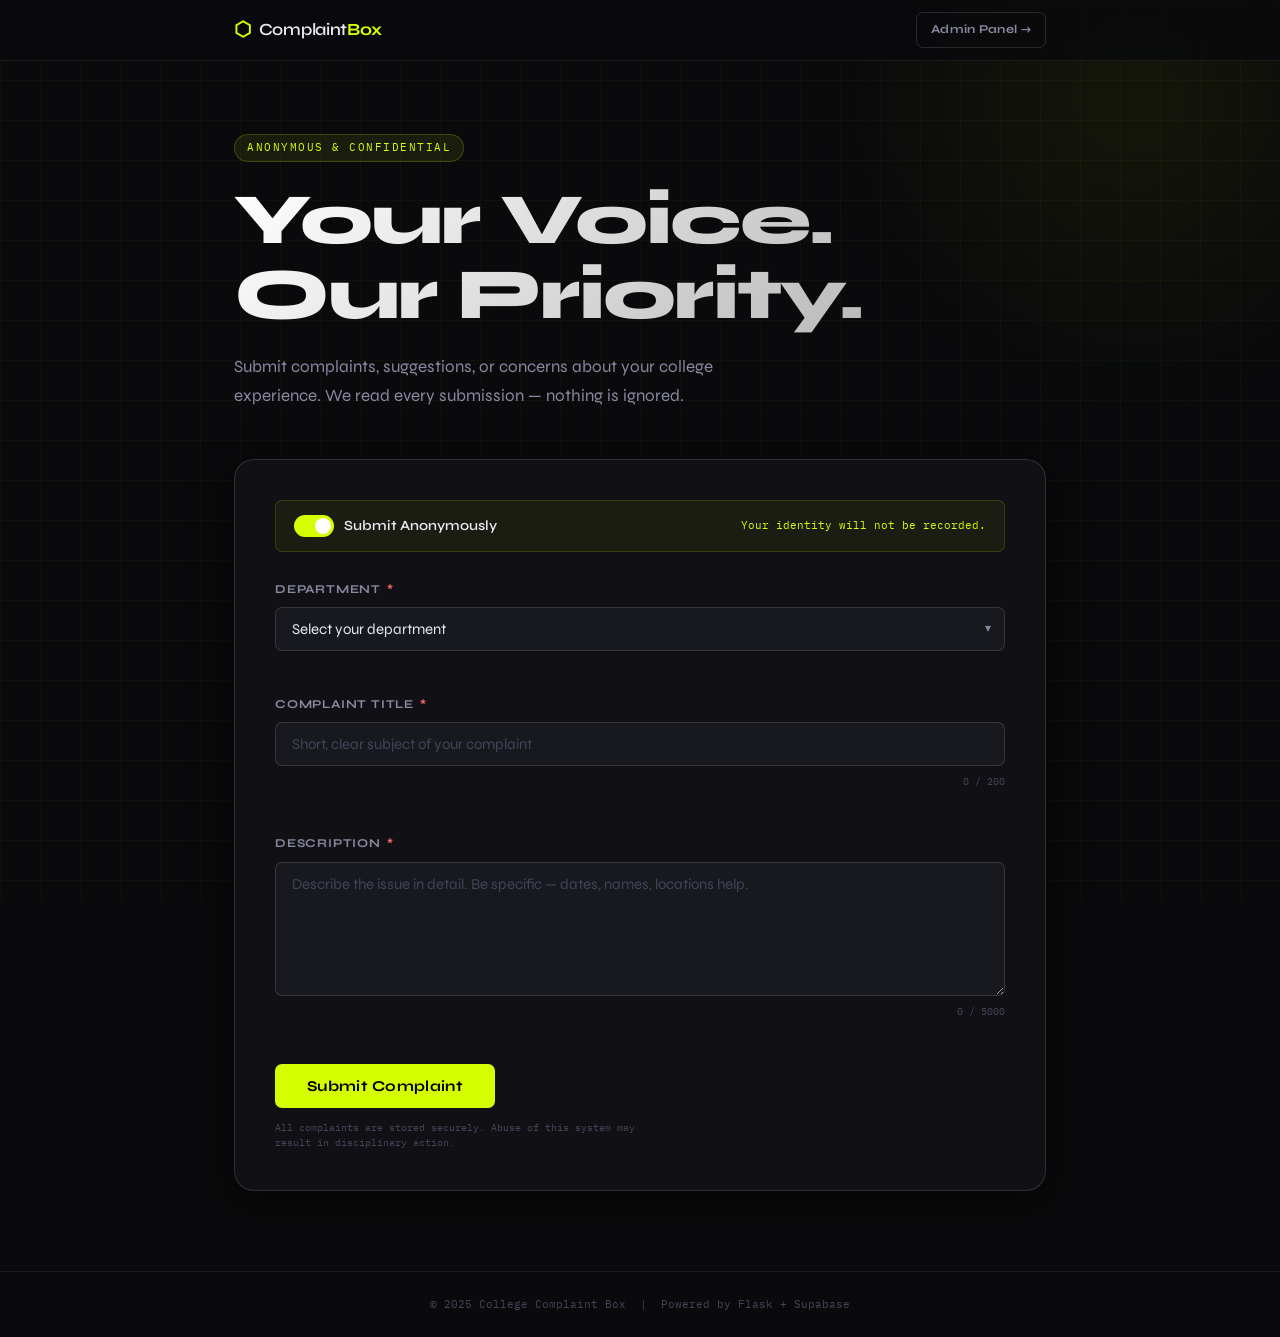
<file: templates/index.html>
<!DOCTYPE html>
<html lang="en">
<head>
  <meta charset="UTF-8" />
  <meta name="viewport" content="width=device-width, initial-scale=1.0" />
  <title>College Complaint Box</title>
  <link rel="preconnect" href="https://fonts.googleapis.com" />
  <link rel="preconnect" href="https://fonts.gstatic.com" crossorigin />
  <link href="https://fonts.googleapis.com/css2?family=Syne:wght@400;600;700;800&family=IBM+Plex+Mono:wght@300;400;500&display=swap" rel="stylesheet" />
  <link rel="stylesheet" href="/static/css/style.css" />
</head>
<body>

  <!-- Animated background grid -->
  <div class="bg-grid" aria-hidden="true"></div>
  <div class="bg-glow" aria-hidden="true"></div>

  <!-- ── Header ─────────────────────────────────────────────────────────── -->
  <header class="site-header">
    <div class="header-inner">
      <div class="logo">
        <span class="logo-icon">⬡</span>
        <span class="logo-text">Complaint<strong>Box</strong></span>
      </div>
      <a href="/admin" class="btn btn-ghost btn-sm">Admin Panel →</a>
    </div>
  </header>

  <!-- ── Hero ───────────────────────────────────────────────────────────── -->
  <section class="hero">
    <p class="hero-tag">Anonymous &amp; Confidential</p>
    <h1 class="hero-title">Your Voice.<br/>Our Priority.</h1>
    <p class="hero-sub">Submit complaints, suggestions, or concerns about your college experience. We read every submission — nothing is ignored.</p>
  </section>

  <!-- ── Form ───────────────────────────────────────────────────────────── -->
  <main class="form-wrapper">
    <div class="form-card">

      <!-- Anon toggle -->
      <div class="anon-bar">
        <label class="toggle-wrap">
          <input type="checkbox" id="anonymousToggle" checked />
          <span class="toggle-track">
            <span class="toggle-thumb"></span>
          </span>
          <span class="toggle-label">Submit Anonymously</span>
        </label>
        <span class="anon-note" id="anonNote">Your identity will not be recorded.</span>
      </div>

      <form id="complaintForm" novalidate>

        <!-- Identity fields (hidden when anon) -->
        <div class="identity-fields" id="identityFields" style="display:none;">
          <div class="form-row">
            <div class="form-group">
              <label for="name">Full Name</label>
              <input type="text" id="name" name="name" placeholder="Your name" maxlength="120" autocomplete="name" />
            </div>
            <div class="form-group">
              <label for="email">Email Address</label>
              <input type="email" id="email" name="email" placeholder="you@college.edu" maxlength="254" autocomplete="email" />
            </div>
          </div>
        </div>

        <!-- Department -->
        <div class="form-group">
          <label for="department">Department <span class="required">*</span></label>
          <div class="select-wrap">
            <select id="department" name="department" required>
              <option value="" disabled selected>Select your department</option>
              <option>Computer Science</option>
              <option>Electronics &amp; Communication</option>
              <option>Mechanical Engineering</option>
              <option>Civil Engineering</option>
              <option>Information Technology</option>
              <option>Electrical Engineering</option>
              <option>Chemical Engineering</option>
              <option>Business Administration</option>
              <option>Arts &amp; Humanities</option>
              <option>Science (Physics / Chemistry / Biology)</option>
              <option>Administration / Management</option>
              <option>Other</option>
            </select>
            <span class="select-arrow">▾</span>
          </div>
          <span class="field-error" id="dept-error"></span>
        </div>

        <!-- Title -->
        <div class="form-group">
          <label for="title">Complaint Title <span class="required">*</span></label>
          <input
            type="text" id="title" name="title"
            placeholder="Short, clear subject of your complaint"
            maxlength="200" required
          />
          <span class="char-count" id="titleCount">0 / 200</span>
          <span class="field-error" id="title-error"></span>
        </div>

        <!-- Description -->
        <div class="form-group">
          <label for="description">Description <span class="required">*</span></label>
          <textarea
            id="description" name="description"
            placeholder="Describe the issue in detail. Be specific — dates, names, locations help."
            rows="6" maxlength="5000" required
          ></textarea>
          <span class="char-count" id="descCount">0 / 5000</span>
          <span class="field-error" id="desc-error"></span>
        </div>

        <!-- Submit -->
        <div class="form-footer">
          <button type="submit" class="btn btn-primary" id="submitBtn">
            <span class="btn-text">Submit Complaint</span>
            <span class="btn-loader" aria-hidden="true"></span>
          </button>
          <p class="form-legal">All complaints are stored securely. Abuse of this system may result in disciplinary action.</p>
        </div>

      </form>

      <!-- Toast messages -->
      <div class="toast toast-success" id="successToast" role="alert" aria-live="polite"></div>
      <div class="toast toast-error"   id="errorToast"   role="alert" aria-live="assertive"></div>

    </div>
  </main>

  <!-- ── Footer ─────────────────────────────────────────────────────────── -->
  <footer class="site-footer">
    <p>© 2025 College Complaint Box &nbsp;|&nbsp; Powered by Flask + Supabase</p>
  </footer>

  <script src="/static/js/main.js"></script>
</body>
</html>
</file>
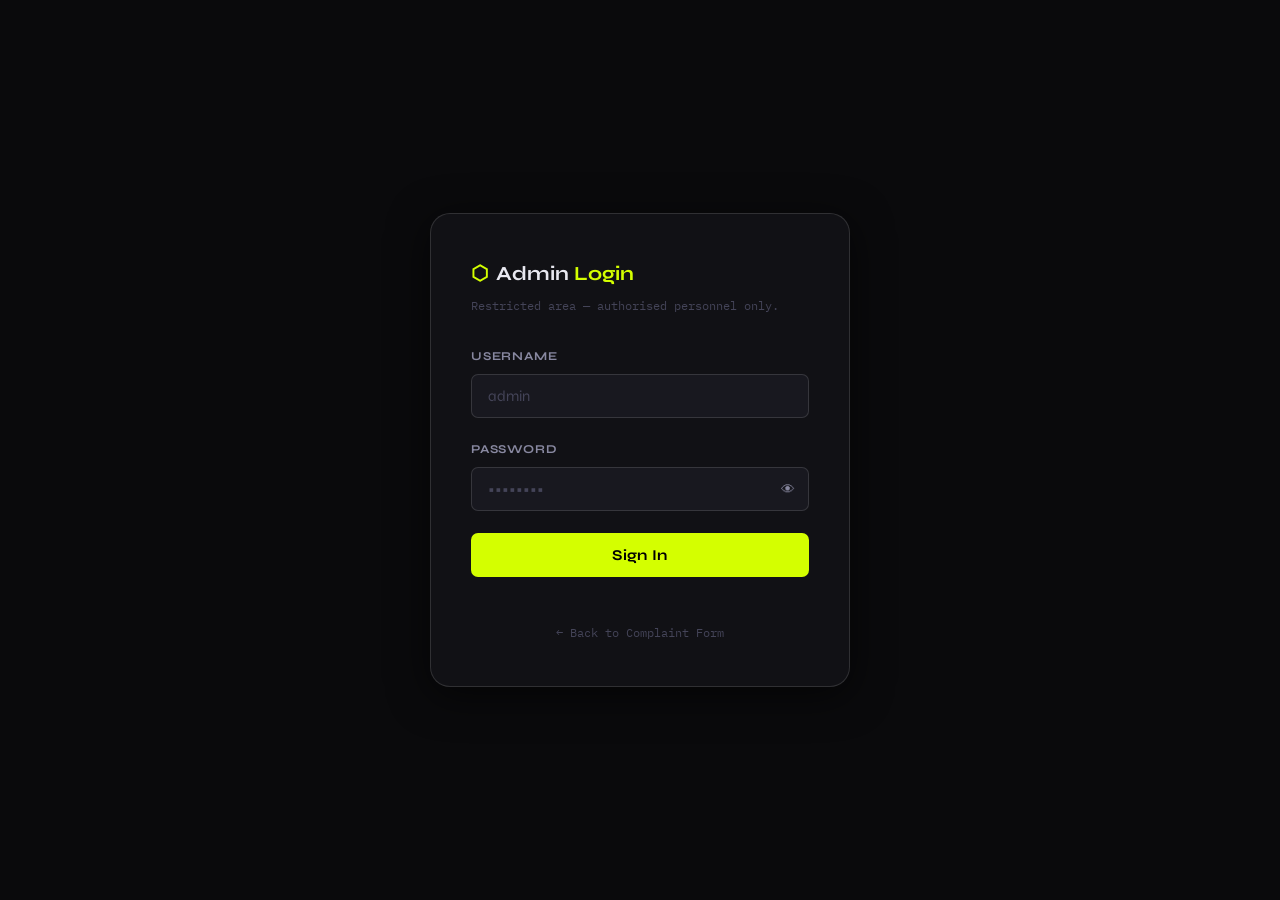
<file: templates/admin.html>
<!DOCTYPE html>
<html lang="en">
<head>
  <meta charset="UTF-8" />
  <meta name="viewport" content="width=device-width, initial-scale=1.0" />
  <title>Admin — Complaint Box</title>
  <link rel="preconnect" href="https://fonts.googleapis.com" />
  <link rel="preconnect" href="https://fonts.gstatic.com" crossorigin />
  <link href="https://fonts.googleapis.com/css2?family=Syne:wght@400;600;700;800&family=IBM+Plex+Mono:wght@300;400;500&display=swap" rel="stylesheet" />
  <link rel="stylesheet" href="/static/css/style.css" />
  <link rel="stylesheet" href="/static/css/admin.css" />
</head>
<body>

  <div class="bg-grid" aria-hidden="true"></div>
  <div class="bg-glow admin-glow" aria-hidden="true"></div>

  <!-- ── LOGIN OVERLAY ──────────────────────────────────────────────────── -->
  <div class="login-overlay" id="loginOverlay">
    <div class="login-card">
      <div class="login-logo">
        <span class="logo-icon">⬡</span>
        <span class="logo-text">Admin <strong>Login</strong></span>
      </div>
      <p class="login-sub">Restricted area — authorised personnel only.</p>

      <div class="form-group">
        <label for="loginUser">Username</label>
        <input type="text" id="loginUser" placeholder="admin" autocomplete="username" />
      </div>
      <div class="form-group">
        <label for="loginPass">Password</label>
        <div class="pass-wrap">
          <input type="password" id="loginPass" placeholder="••••••••" autocomplete="current-password" />
          <button class="pass-toggle" id="passToggle" type="button" aria-label="Show password">👁</button>
        </div>
      </div>
      <button class="btn btn-primary full-width" id="loginBtn">
        <span class="btn-text">Sign In</span>
        <span class="btn-loader" aria-hidden="true"></span>
      </button>
      <p class="login-error" id="loginError"></p>
      <a href="/" class="back-link">← Back to Complaint Form</a>
    </div>
  </div>

  <!-- ── ADMIN DASHBOARD ────────────────────────────────────────────────── -->
  <div class="admin-shell" id="adminShell" style="display:none;">

    <!-- Sidebar -->
    <aside class="sidebar">
      <div class="sidebar-logo">
        <span class="logo-icon">⬡</span>
        <span class="logo-text">Complaint<strong>Box</strong></span>
      </div>

      <nav class="sidebar-nav">
        <a href="#" class="nav-item active" data-filter="">All Complaints</a>
        <a href="#" class="nav-item" data-filter="pending">Pending</a>
        <a href="#" class="nav-item" data-filter="resolved">Resolved</a>
      </nav>

      <div class="sidebar-section-label">By Department</div>
      <nav class="sidebar-nav dept-nav" id="deptNav"></nav>

      <div class="sidebar-bottom">
        <button class="btn btn-ghost btn-sm full-width" id="logoutBtn">Sign Out</button>
        <a href="/" class="btn btn-ghost btn-sm full-width" style="margin-top:6px;">← Student Form</a>
      </div>
    </aside>

    <!-- Main content -->
    <div class="admin-main">

      <!-- Top bar -->
      <header class="admin-header">
        <div>
          <h1 class="admin-title" id="panelTitle">All Complaints</h1>
          <p class="admin-subtitle" id="panelCount">Loading…</p>
        </div>
        <button class="btn btn-primary btn-sm" id="refreshBtn">↺ Refresh</button>
      </header>

      <!-- Stats row -->
      <div class="stats-row" id="statsRow">
        <div class="stat-card">
          <span class="stat-num" id="statTotal">—</span>
          <span class="stat-label">Total</span>
        </div>
        <div class="stat-card">
          <span class="stat-num pending-col" id="statPending">—</span>
          <span class="stat-label">Pending</span>
        </div>
        <div class="stat-card">
          <span class="stat-num resolved-col" id="statResolved">—</span>
          <span class="stat-label">Resolved</span>
        </div>
      </div>

      <!-- Complaints list -->
      <div class="complaints-list" id="complaintsList">
        <div class="loading-state">Loading complaints…</div>
      </div>

    </div>

  </div>

  <!-- Detail modal -->
  <div class="modal-overlay" id="modalOverlay">
    <div class="modal-card" id="modalCard" role="dialog" aria-modal="true" aria-labelledby="modalTitle">
      <button class="modal-close" id="modalClose" aria-label="Close">✕</button>
      <div class="modal-body" id="modalBody"></div>
    </div>
  </div>

  <!-- Toast -->
  <div class="toast toast-success" id="successToast" role="alert" aria-live="polite"></div>
  <div class="toast toast-error"   id="errorToast"   role="alert" aria-live="assertive"></div>

  <script src="/static/js/admin.js"></script>
</body>
</html>
</file>
<file: static/css/style.css>
/* ═══════════════════════════════════════════════════════════
   COLLEGE COMPLAINT BOX — Shared Styles
   Aesthetic: Industrial dark with acid-yellow accents
   ═══════════════════════════════════════════════════════════ */

/* ── Reset & Variables ──────────────────────────────────────── */
*, *::before, *::after { box-sizing: border-box; margin: 0; padding: 0; }

:root {
  --bg:        #0a0a0c;
  --surface:   #111115;
  --surface2:  #18181f;
  --border:    rgba(255,255,255,0.07);
  --border2:   rgba(255,255,255,0.13);
  --accent:    #d4ff00;
  --accent2:   #aacc00;
  --text:      #e8e8f0;
  --text-dim:  #8888a0;
  --text-faint:#444458;
  --pending:   #ff9f43;
  --resolved:  #26de81;
  --error:     #ff6b6b;
  --radius:    12px;
  --radius-sm: 7px;
  --font-sans: 'Syne', sans-serif;
  --font-mono: 'IBM Plex Mono', monospace;
  --shadow:    0 8px 40px rgba(0,0,0,0.6);
  --shadow-sm: 0 2px 12px rgba(0,0,0,0.4);
}

html { scroll-behavior: smooth; }

body {
  background: var(--bg);
  color: var(--text);
  font-family: var(--font-sans);
  min-height: 100vh;
  line-height: 1.6;
  -webkit-font-smoothing: antialiased;
}

/* ── Background effects ─────────────────────────────────────── */
.bg-grid {
  position: fixed; inset: 0; pointer-events: none; z-index: 0;
  background-image:
    linear-gradient(rgba(212,255,0,0.03) 1px, transparent 1px),
    linear-gradient(90deg, rgba(212,255,0,0.03) 1px, transparent 1px);
  background-size: 40px 40px;
}

.bg-glow {
  position: fixed; pointer-events: none; z-index: 0;
  width: 600px; height: 600px;
  border-radius: 50%;
  background: radial-gradient(circle, rgba(212,255,0,0.06) 0%, transparent 70%);
  top: -200px; right: -150px;
  filter: blur(40px);
}

/* ── Header ─────────────────────────────────────────────────── */
.site-header {
  position: sticky; top: 0; z-index: 100;
  border-bottom: 1px solid var(--border);
  background: rgba(10,10,12,0.85);
  backdrop-filter: blur(16px);
  -webkit-backdrop-filter: blur(16px);
}

.header-inner {
  max-width: 860px;
  margin: 0 auto;
  padding: 0 24px;
  height: 60px;
  display: flex;
  align-items: center;
  justify-content: space-between;
}

/* ── Logo ───────────────────────────────────────────────────── */
.logo {
  display: flex;
  align-items: center;
  gap: 8px;
  text-decoration: none;
  color: var(--text);
  font-family: var(--font-sans);
  font-size: 17px;
  font-weight: 600;
  letter-spacing: -0.3px;
}
.logo-icon {
  color: var(--accent);
  font-size: 20px;
  line-height: 1;
}
.logo-text strong { color: var(--accent); }

/* ── Hero ───────────────────────────────────────────────────── */
.hero {
  max-width: 860px;
  margin: 0 auto;
  padding: 72px 24px 48px;
  position: relative; z-index: 1;
}

.hero-tag {
  display: inline-flex;
  align-items: center;
  gap: 6px;
  font-family: var(--font-mono);
  font-size: 11px;
  letter-spacing: 1.5px;
  text-transform: uppercase;
  color: var(--accent);
  background: rgba(212,255,0,0.08);
  border: 1px solid rgba(212,255,0,0.2);
  padding: 4px 12px;
  border-radius: 100px;
  margin-bottom: 20px;
}

.hero-title {
  font-size: clamp(42px, 8vw, 72px);
  font-weight: 800;
  line-height: 1.05;
  letter-spacing: -2px;
  margin-bottom: 20px;
  background: linear-gradient(135deg, #fff 0%, #aaa 100%);
  -webkit-background-clip: text;
  -webkit-text-fill-color: transparent;
  background-clip: text;
}

.hero-sub {
  font-size: 17px;
  color: var(--text-dim);
  max-width: 500px;
  line-height: 1.7;
}

/* ── Form card ──────────────────────────────────────────────── */
.form-wrapper {
  max-width: 860px;
  margin: 0 auto;
  padding: 0 24px 80px;
  position: relative; z-index: 1;
}

.form-card {
  background: var(--surface);
  border: 1px solid var(--border2);
  border-radius: 20px;
  padding: 40px;
  box-shadow: var(--shadow);
}

/* ── Anonymous toggle ───────────────────────────────────────── */
.anon-bar {
  display: flex;
  align-items: center;
  gap: 14px;
  padding: 14px 18px;
  background: rgba(212,255,0,0.05);
  border: 1px solid rgba(212,255,0,0.15);
  border-radius: var(--radius-sm);
  margin-bottom: 28px;
}

.toggle-wrap {
  display: flex;
  align-items: center;
  gap: 10px;
  cursor: pointer;
  user-select: none;
}

.toggle-wrap input { display: none; }

.toggle-track {
  width: 40px; height: 22px;
  background: var(--text-faint);
  border-radius: 100px;
  position: relative;
  transition: background 0.25s;
  flex-shrink: 0;
}
.toggle-thumb {
  position: absolute;
  top: 3px; left: 3px;
  width: 16px; height: 16px;
  background: #fff;
  border-radius: 50%;
  transition: transform 0.25s;
}
.toggle-wrap input:checked + .toggle-track { background: var(--accent); }
.toggle-wrap input:checked + .toggle-track .toggle-thumb { transform: translateX(18px); }

.toggle-label { font-size: 14px; font-weight: 600; color: var(--text); }

.anon-note {
  font-family: var(--font-mono);
  font-size: 11px;
  color: var(--accent);
  margin-left: auto;
}

/* ── Form elements ──────────────────────────────────────────── */
.form-row {
  display: grid;
  grid-template-columns: 1fr 1fr;
  gap: 20px;
}
@media (max-width: 560px) { .form-row { grid-template-columns: 1fr; } }

.form-group {
  display: flex;
  flex-direction: column;
  gap: 8px;
  margin-bottom: 22px;
  position: relative;
}

.form-group label {
  font-size: 12px;
  font-weight: 700;
  letter-spacing: 0.8px;
  text-transform: uppercase;
  color: var(--text-dim);
}

.required { color: var(--error); margin-left: 2px; }

.form-group input,
.form-group textarea,
.form-group select {
  background: var(--surface2);
  border: 1px solid var(--border2);
  border-radius: var(--radius-sm);
  color: var(--text);
  font-family: var(--font-sans);
  font-size: 15px;
  padding: 12px 16px;
  width: 100%;
  transition: border-color 0.2s, box-shadow 0.2s;
  outline: none;
  resize: vertical;
  -webkit-appearance: none;
  appearance: none;
}

.form-group input::placeholder,
.form-group textarea::placeholder {
  color: var(--text-faint);
}

.form-group input:focus,
.form-group textarea:focus,
.form-group select:focus {
  border-color: var(--accent);
  box-shadow: 0 0 0 3px rgba(212,255,0,0.1);
}

.form-group input.invalid,
.form-group textarea.invalid,
.form-group select.invalid {
  border-color: var(--error);
  box-shadow: 0 0 0 3px rgba(255,107,107,0.1);
}

/* Select wrapper */
.select-wrap { position: relative; }
.select-arrow {
  position: absolute;
  right: 14px; top: 50%;
  transform: translateY(-50%);
  color: var(--text-dim);
  pointer-events: none;
  font-size: 12px;
}

/* Character count */
.char-count {
  font-family: var(--font-mono);
  font-size: 10px;
  color: var(--text-faint);
  align-self: flex-end;
}

/* Field errors */
.field-error {
  font-family: var(--font-mono);
  font-size: 11px;
  color: var(--error);
  min-height: 14px;
}

/* ── Form footer ────────────────────────────────────────────── */
.form-footer {
  display: flex;
  flex-direction: column;
  align-items: flex-start;
  gap: 12px;
  margin-top: 8px;
}

.form-legal {
  font-family: var(--font-mono);
  font-size: 10px;
  color: var(--text-faint);
  max-width: 400px;
  line-height: 1.5;
}

/* ── Buttons ────────────────────────────────────────────────── */
.btn {
  display: inline-flex;
  align-items: center;
  justify-content: center;
  gap: 8px;
  font-family: var(--font-sans);
  font-size: 14px;
  font-weight: 700;
  letter-spacing: 0.3px;
  padding: 10px 22px;
  border-radius: var(--radius-sm);
  cursor: pointer;
  border: none;
  text-decoration: none;
  transition: all 0.2s;
  position: relative;
  overflow: hidden;
  white-space: nowrap;
}
.btn.full-width { width: 100%; }
.btn.btn-primary {
  background: var(--accent);
  color: #000;
  font-size: 15px;
  padding: 13px 32px;
}
.btn.btn-primary:hover { background: #e8ff33; transform: translateY(-1px); box-shadow: 0 4px 20px rgba(212,255,0,0.3); }
.btn.btn-primary:active { transform: translateY(0); }
.btn.btn-ghost {
  background: transparent;
  border: 1px solid var(--border2);
  color: var(--text-dim);
  font-size: 13px;
  padding: 8px 18px;
}
.btn.btn-ghost:hover { border-color: var(--accent); color: var(--accent); }
.btn.btn-sm { font-size: 12px; padding: 7px 14px; }
.btn.btn-danger {
  background: rgba(255,107,107,0.1);
  border: 1px solid rgba(255,107,107,0.3);
  color: var(--error);
}
.btn.btn-danger:hover { background: rgba(255,107,107,0.2); }
.btn.btn-success {
  background: rgba(38,222,129,0.1);
  border: 1px solid rgba(38,222,129,0.3);
  color: var(--resolved);
}
.btn.btn-success:hover { background: rgba(38,222,129,0.2); }
.btn.btn-warning {
  background: rgba(255,159,67,0.1);
  border: 1px solid rgba(255,159,67,0.3);
  color: var(--pending);
}
.btn.btn-warning:hover { background: rgba(255,159,67,0.2); }

/* Loader spinner inside button */
.btn-loader {
  display: none;
  width: 14px; height: 14px;
  border: 2px solid currentColor;
  border-top-color: transparent;
  border-radius: 50%;
  animation: spin 0.6s linear infinite;
}
.btn.loading .btn-text { visibility: hidden; }
.btn.loading .btn-loader { display: inline-block; position: absolute; }

/* ── Toast notifications ────────────────────────────────────── */
.toast {
  position: fixed;
  bottom: 30px; right: 30px;
  z-index: 9999;
  padding: 14px 22px;
  border-radius: var(--radius-sm);
  font-family: var(--font-mono);
  font-size: 13px;
  font-weight: 500;
  max-width: 380px;
  transform: translateY(20px);
  opacity: 0;
  pointer-events: none;
  transition: all 0.3s cubic-bezier(0.34,1.56,0.64,1);
  box-shadow: var(--shadow);
}
.toast.show {
  transform: translateY(0);
  opacity: 1;
  pointer-events: auto;
}
.toast-success { background: #1a2e1f; border: 1px solid var(--resolved); color: var(--resolved); }
.toast-error   { background: #2e1a1a; border: 1px solid var(--error);    color: var(--error); }

/* ── Site footer ────────────────────────────────────────────── */
.site-footer {
  text-align: center;
  padding: 24px;
  font-family: var(--font-mono);
  font-size: 11px;
  color: var(--text-faint);
  border-top: 1px solid var(--border);
  position: relative; z-index: 1;
}

/* ── Identity field slide ───────────────────────────────────── */
.identity-fields {
  overflow: hidden;
  transition: max-height 0.35s ease, opacity 0.35s ease;
}

/* ── Keyframes ──────────────────────────────────────────────── */
@keyframes spin {
  from { transform: rotate(0deg); }
  to   { transform: rotate(360deg); }
}

@keyframes fadeUp {
  from { opacity:0; transform:translateY(16px); }
  to   { opacity:1; transform:translateY(0); }
}

.form-card  { animation: fadeUp 0.5s ease both; }
.hero-title { animation: fadeUp 0.5s 0.05s ease both; }
.hero-sub   { animation: fadeUp 0.5s 0.12s ease both; }
</file>
<file: static/css/admin.css>
/* ═══════════════════════════════════════════════════════════
   ADMIN PANEL — Additional Styles
   ═══════════════════════════════════════════════════════════ */

.admin-glow {
  left: -200px; top: 50%;
  transform: translateY(-50%);
  background: radial-gradient(circle, rgba(212,255,0,0.04) 0%, transparent 70%);
}

/* ── Login overlay ──────────────────────────────────────────── */
.login-overlay {
  position: fixed; inset: 0;
  display: flex; align-items: center; justify-content: center;
  z-index: 200;
  padding: 24px;
  background: var(--bg);
}

.login-card {
  background: var(--surface);
  border: 1px solid var(--border2);
  border-radius: 20px;
  padding: 44px 40px;
  width: 100%;
  max-width: 420px;
  box-shadow: var(--shadow);
  animation: fadeUp 0.4s ease both;
}

.login-logo {
  display: flex; align-items: center; gap: 8px;
  font-size: 20px; font-weight: 700;
  margin-bottom: 6px;
}
.login-sub {
  font-family: var(--font-mono);
  font-size: 12px;
  color: var(--text-faint);
  margin-bottom: 32px;
}

.pass-wrap { position: relative; }
.pass-toggle {
  position: absolute;
  right: 12px; top: 50%;
  transform: translateY(-50%);
  background: none; border: none;
  cursor: pointer; color: var(--text-dim);
  font-size: 14px; padding: 2px;
}

.login-error {
  font-family: var(--font-mono);
  font-size: 12px;
  color: var(--error);
  margin-top: 10px;
  min-height: 18px;
  text-align: center;
}

.back-link {
  display: block;
  text-align: center;
  margin-top: 18px;
  font-family: var(--font-mono);
  font-size: 12px;
  color: var(--text-faint);
  text-decoration: none;
  transition: color 0.2s;
}
.back-link:hover { color: var(--accent); }

/* ── Admin layout ───────────────────────────────────────────── */
.admin-shell {
  display: flex;
  min-height: 100vh;
  position: relative; z-index: 1;
}

/* ── Sidebar ────────────────────────────────────────────────── */
.sidebar {
  width: 230px;
  flex-shrink: 0;
  background: var(--surface);
  border-right: 1px solid var(--border);
  display: flex;
  flex-direction: column;
  padding: 0 0 24px;
  position: sticky; top: 0;
  height: 100vh;
  overflow-y: auto;
}

.sidebar-logo {
  display: flex; align-items: center; gap: 8px;
  font-size: 16px; font-weight: 700;
  padding: 22px 20px 20px;
  border-bottom: 1px solid var(--border);
  margin-bottom: 8px;
}

.sidebar-nav { display: flex; flex-direction: column; padding: 0 12px; }
.sidebar-section-label {
  font-family: var(--font-mono);
  font-size: 10px;
  letter-spacing: 1px;
  text-transform: uppercase;
  color: var(--text-faint);
  padding: 16px 20px 6px;
}

.nav-item {
  display: block;
  padding: 9px 12px;
  border-radius: var(--radius-sm);
  font-size: 13px;
  font-weight: 600;
  color: var(--text-dim);
  text-decoration: none;
  transition: all 0.15s;
  cursor: pointer;
  margin-bottom: 2px;
}
.nav-item:hover { background: rgba(255,255,255,0.05); color: var(--text); }
.nav-item.active {
  background: rgba(212,255,0,0.1);
  color: var(--accent);
}

.sidebar-bottom { margin-top: auto; padding: 0 12px; }

/* ── Admin main ─────────────────────────────────────────────── */
.admin-main {
  flex: 1;
  padding: 32px 36px;
  overflow-y: auto;
  min-width: 0;
}

@media (max-width: 768px) {
  .admin-shell { flex-direction: column; }
  .sidebar { width: 100%; height: auto; position: relative; }
  .admin-main { padding: 20px; }
}

.admin-header {
  display: flex;
  align-items: flex-start;
  justify-content: space-between;
  margin-bottom: 24px;
  gap: 16px;
  flex-wrap: wrap;
}
.admin-title {
  font-size: 26px;
  font-weight: 800;
  letter-spacing: -0.5px;
  margin-bottom: 2px;
}
.admin-subtitle {
  font-family: var(--font-mono);
  font-size: 12px;
  color: var(--text-faint);
}

/* ── Stats row ──────────────────────────────────────────────── */
.stats-row {
  display: grid;
  grid-template-columns: repeat(3, 1fr);
  gap: 16px;
  margin-bottom: 28px;
}

.stat-card {
  background: var(--surface);
  border: 1px solid var(--border);
  border-radius: var(--radius);
  padding: 20px 24px;
  display: flex;
  flex-direction: column;
  gap: 4px;
}
.stat-num {
  font-size: 32px;
  font-weight: 800;
  line-height: 1;
  letter-spacing: -1px;
  color: var(--accent);
}
.pending-col  { color: var(--pending); }
.resolved-col { color: var(--resolved); }
.stat-label {
  font-family: var(--font-mono);
  font-size: 11px;
  text-transform: uppercase;
  letter-spacing: 1px;
  color: var(--text-faint);
}

/* ── Complaint cards ────────────────────────────────────────── */
.complaints-list {
  display: flex;
  flex-direction: column;
  gap: 12px;
}

.complaint-card {
  background: var(--surface);
  border: 1px solid var(--border);
  border-radius: var(--radius);
  padding: 20px 24px;
  display: flex;
  align-items: flex-start;
  gap: 18px;
  transition: border-color 0.2s, box-shadow 0.2s;
  cursor: pointer;
  animation: fadeUp 0.3s ease both;
}
.complaint-card:hover {
  border-color: var(--border2);
  box-shadow: var(--shadow-sm);
}
.complaint-card.resolved { opacity: 0.65; }

.card-badge {
  flex-shrink: 0;
  margin-top: 2px;
  font-family: var(--font-mono);
  font-size: 10px;
  font-weight: 500;
  letter-spacing: 0.5px;
  text-transform: uppercase;
  padding: 3px 8px;
  border-radius: 100px;
}
.badge-pending  { background: rgba(255,159,67,0.12); color: var(--pending);  border: 1px solid rgba(255,159,67,0.25); }
.badge-resolved { background: rgba(38,222,129,0.1);  color: var(--resolved); border: 1px solid rgba(38,222,129,0.25); }

.card-body { flex: 1; min-width: 0; }
.card-meta {
  display: flex;
  align-items: center;
  gap: 10px;
  flex-wrap: wrap;
  margin-bottom: 6px;
}
.card-id {
  font-family: var(--font-mono);
  font-size: 10px;
  color: var(--text-faint);
}
.card-dept {
  font-family: var(--font-mono);
  font-size: 10px;
  background: rgba(212,255,0,0.07);
  color: var(--accent);
  padding: 2px 8px;
  border-radius: 100px;
  border: 1px solid rgba(212,255,0,0.15);
}
.card-date {
  font-family: var(--font-mono);
  font-size: 10px;
  color: var(--text-faint);
  margin-left: auto;
}
.card-title {
  font-size: 15px;
  font-weight: 700;
  margin-bottom: 4px;
  white-space: nowrap;
  overflow: hidden;
  text-overflow: ellipsis;
}
.card-desc {
  font-size: 13px;
  color: var(--text-dim);
  white-space: nowrap;
  overflow: hidden;
  text-overflow: ellipsis;
}
.card-submitter {
  font-family: var(--font-mono);
  font-size: 10px;
  color: var(--text-faint);
  margin-top: 8px;
}

.card-actions {
  display: flex;
  flex-direction: column;
  gap: 6px;
  flex-shrink: 0;
}
.btn-icon {
  padding: 7px 10px;
  font-size: 13px;
  line-height: 1;
}

/* ── Empty / loading state ──────────────────────────────────── */
.loading-state, .empty-state {
  text-align: center;
  padding: 60px 24px;
  font-family: var(--font-mono);
  font-size: 13px;
  color: var(--text-faint);
}
.empty-state-icon { font-size: 36px; margin-bottom: 12px; opacity: 0.4; }

/* ── Modal ──────────────────────────────────────────────────── */
.modal-overlay {
  position: fixed; inset: 0;
  background: rgba(0,0,0,0.7);
  backdrop-filter: blur(6px);
  z-index: 500;
  display: flex; align-items: center; justify-content: center;
  padding: 24px;
  opacity: 0;
  pointer-events: none;
  transition: opacity 0.25s;
}
.modal-overlay.open {
  opacity: 1;
  pointer-events: auto;
}
.modal-card {
  background: var(--surface);
  border: 1px solid var(--border2);
  border-radius: 20px;
  padding: 36px 40px 40px;
  width: 100%;
  max-width: 580px;
  position: relative;
  max-height: 90vh;
  overflow-y: auto;
  transform: scale(0.95);
  transition: transform 0.25s;
}
.modal-overlay.open .modal-card { transform: scale(1); }

.modal-close {
  position: absolute;
  top: 16px; right: 16px;
  background: rgba(255,255,255,0.07);
  border: none;
  color: var(--text-dim);
  width: 30px; height: 30px;
  border-radius: 50%;
  cursor: pointer;
  font-size: 12px;
  display: flex; align-items: center; justify-content: center;
  transition: background 0.2s;
}
.modal-close:hover { background: rgba(255,255,255,0.15); }

.modal-field { margin-bottom: 18px; }
.modal-field-label {
  font-family: var(--font-mono);
  font-size: 10px;
  text-transform: uppercase;
  letter-spacing: 1px;
  color: var(--text-faint);
  margin-bottom: 4px;
}
.modal-field-value {
  font-size: 15px;
  color: var(--text);
  line-height: 1.6;
  white-space: pre-wrap;
  word-break: break-word;
}

.modal-actions {
  display: flex;
  gap: 10px;
  margin-top: 28px;
  flex-wrap: wrap;
}
</file>
